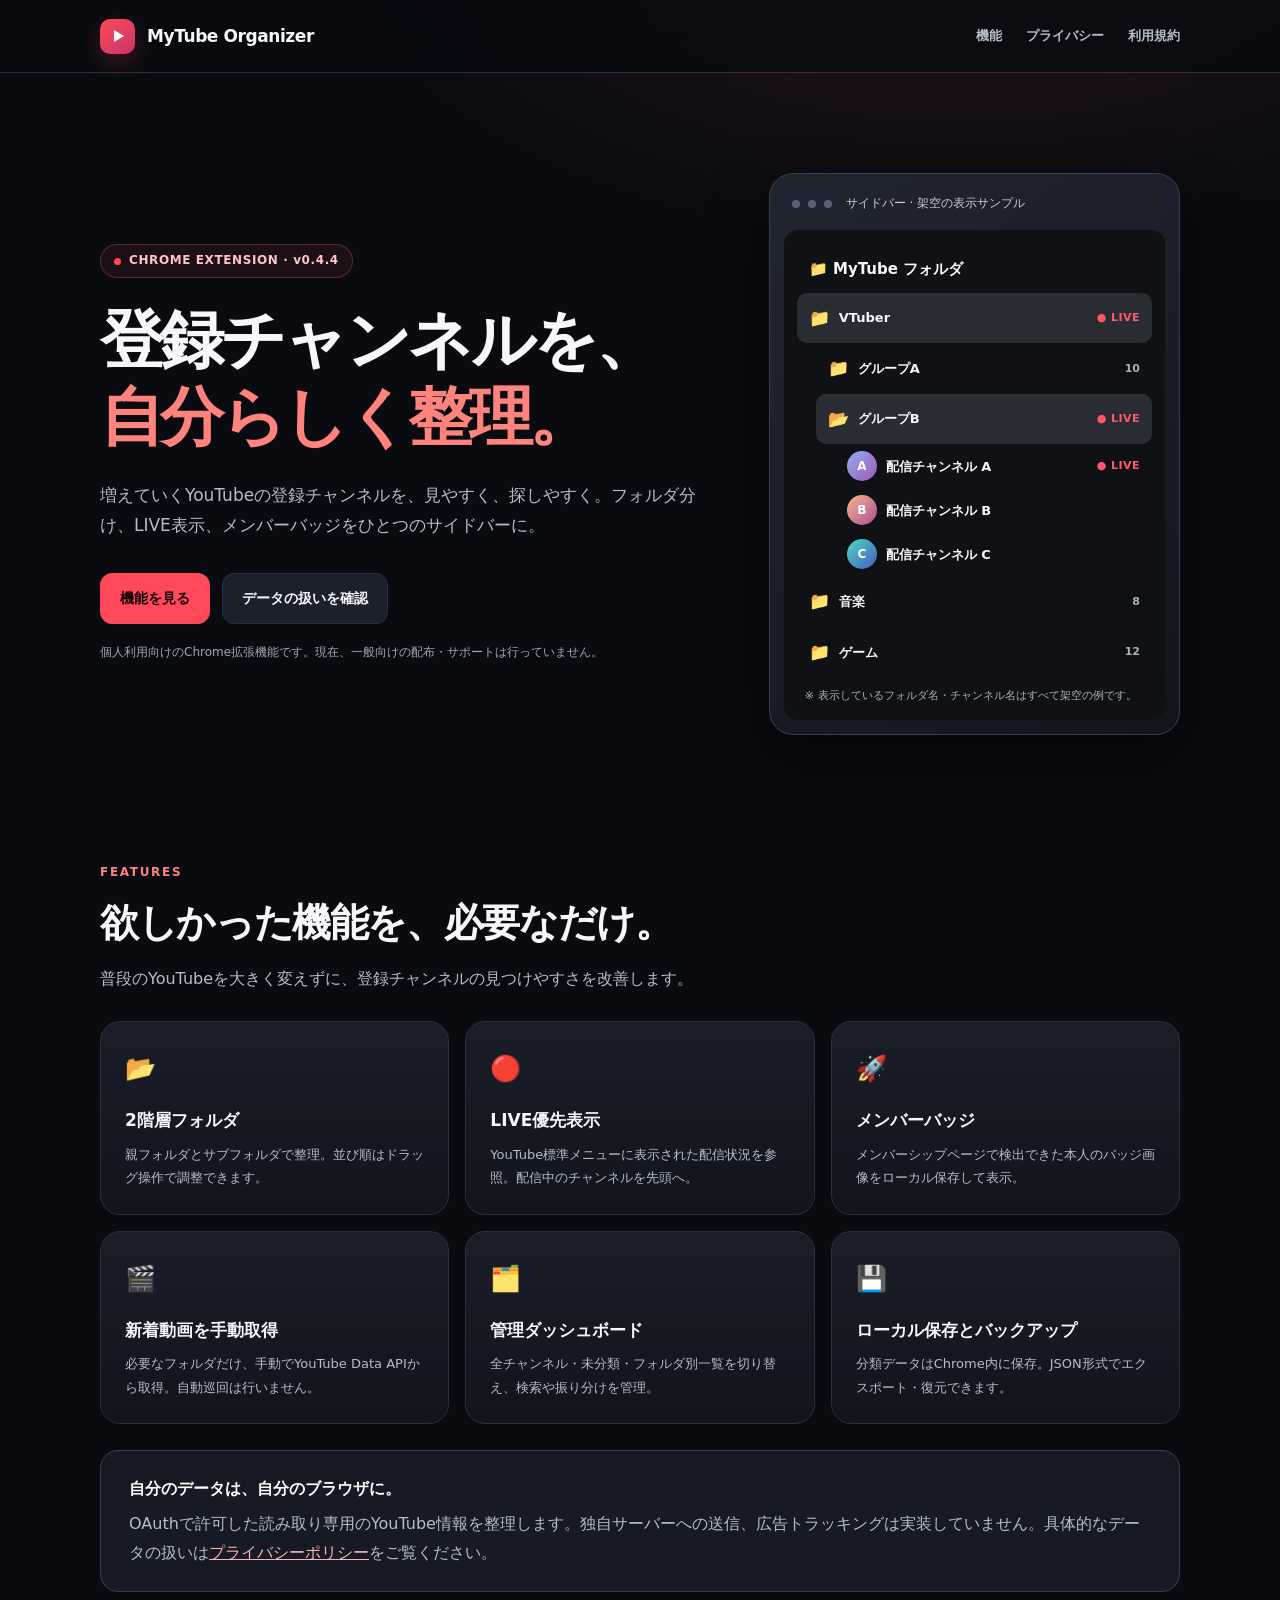
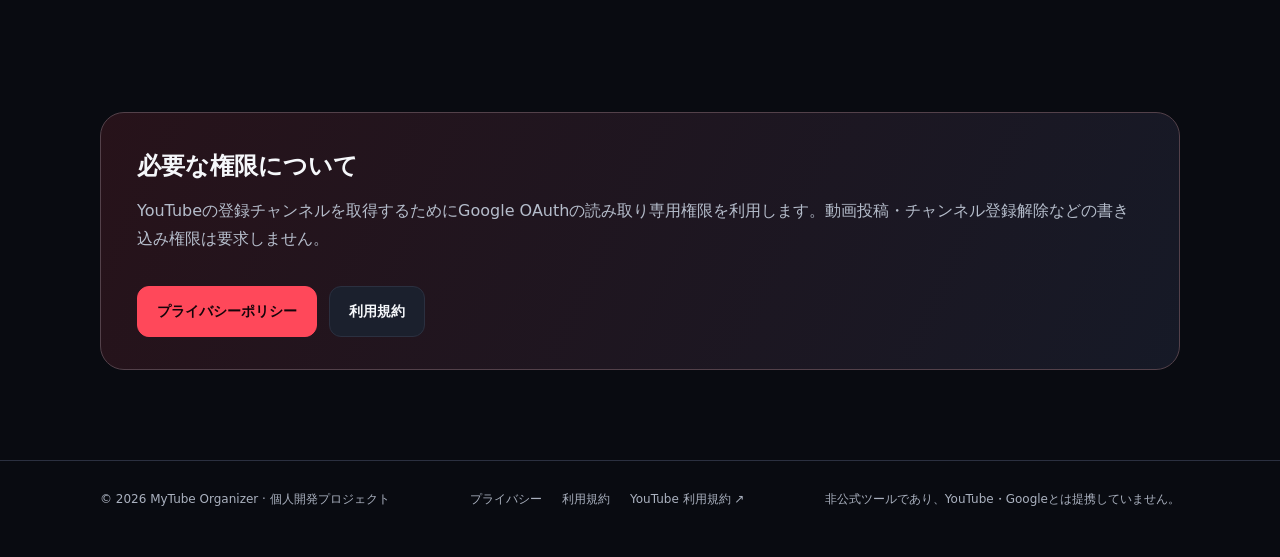
<file: index.html>
<!doctype html>
<html lang="ja">
<head>
<meta charset="utf-8">
<meta name="viewport" content="width=device-width,initial-scale=1">
<meta name="theme-color" content="#090b11">
<meta name="description" content="MyTube Organizerは、YouTubeの登録チャンネルを2階層フォルダで整理し、配信中のチャンネルを見つけやすくする個人用Chrome拡張機能です。">
<title>MyTube Organizer — 登録チャンネルを、自分らしく整理。</title>
<link rel="stylesheet" href="./styles.css">
<!-- Google Search Console による確認が必要になった場合は、指定された確認用metaタグをこのhead内に貼り付けてください。 -->
</head>
<body>
<header class="topbar"><nav class="wrap nav" aria-label="メインナビゲーション"><a class="brand" href="./index.html"><span class="brand-mark" aria-hidden="true"></span>MyTube Organizer</a><div class="nav-links"><a href="#features">機能</a><a href="./privacy.html">プライバシー</a><a href="./terms.html">利用規約</a></div></nav></header>
<main>
<section class="wrap hero"><div><span class="eyebrow"><span class="dot"></span>CHROME EXTENSION · v0.4.4</span><h1>登録チャンネルを、<br><span class="accent">自分らしく整理。</span></h1><p class="lead">増えていくYouTubeの登録チャンネルを、見やすく、探しやすく。フォルダ分け、LIVE表示、メンバーバッジをひとつのサイドバーに。</p><div class="button-row"><a class="button primary" href="#features">機能を見る</a><a class="button" href="./privacy.html">データの扱いを確認</a></div><p class="smallnote">個人利用向けのChrome拡張機能です。現在、一般向けの配布・サポートは行っていません。</p></div>
<div class="demo" role="img" aria-label="MyTube Organizerのイメージ。VTuberの親フォルダの下に子フォルダがあり、LIVE中のチャンネルが上部に表示される。"><div class="demo-top"><span class="window-dot"></span><span class="window-dot"></span><span class="window-dot"></span><span style="margin-left:6px">サイドバー · 架空の表示サンプル</span></div><div class="demo-inner"><div class="demo-heading">📁 MyTube フォルダ</div><div class="folder active"><span class="folder-icon">📁</span><span class="truncate">VTuber</span><span class="live">● LIVE</span></div><div class="child"><span class="folder-icon">📁</span><span class="truncate">グループA</span><span class="count">10</span></div><div class="child active"><span class="folder-icon">📂</span><span class="truncate">グループB</span><span class="live">● LIVE</span></div><div class="channel"><span class="avatar">A</span><span class="truncate">配信チャンネル A</span><span class="live">● LIVE</span></div><div class="channel"><span class="avatar coral">B</span><span class="truncate">配信チャンネル B</span></div><div class="channel"><span class="avatar blue">C</span><span class="truncate">配信チャンネル C</span></div><div class="folder"><span class="folder-icon">📁</span><span class="truncate">音楽</span><span class="count">8</span></div><div class="folder"><span class="folder-icon">📁</span><span class="truncate">ゲーム</span><span class="count">12</span></div><p class="demo-disclaimer">※ 表示しているフォルダ名・チャンネル名はすべて架空の例です。</p></div></div></section>
<section id="features" class="wrap section"><div class="section-head"><span class="kicker">FEATURES</span><h2>欲しかった機能を、必要なだけ。</h2><p>普段のYouTubeを大きく変えずに、登録チャンネルの見つけやすさを改善します。</p></div><div class="cards"><article class="card"><div class="card-icon" aria-hidden="true">📂</div><h3>2階層フォルダ</h3><p>親フォルダとサブフォルダで整理。並び順はドラッグ操作で調整できます。</p></article><article class="card"><div class="card-icon" aria-hidden="true">🔴</div><h3>LIVE優先表示</h3><p>YouTube標準メニューに表示された配信状況を参照。配信中のチャンネルを先頭へ。</p></article><article class="card"><div class="card-icon" aria-hidden="true">🚀</div><h3>メンバーバッジ</h3><p>メンバーシップページで検出できた本人のバッジ画像をローカル保存して表示。</p></article><article class="card"><div class="card-icon" aria-hidden="true">🎬</div><h3>新着動画を手動取得</h3><p>必要なフォルダだけ、手動でYouTube Data APIから取得。自動巡回は行いません。</p></article><article class="card"><div class="card-icon" aria-hidden="true">🗂️</div><h3>管理ダッシュボード</h3><p>全チャンネル・未分類・フォルダ別一覧を切り替え、検索や振り分けを管理。</p></article><article class="card"><div class="card-icon" aria-hidden="true">💾</div><h3>ローカル保存とバックアップ</h3><p>分類データはChrome内に保存。JSON形式でエクスポート・復元できます。</p></article></div><aside class="callout"><strong>自分のデータは、自分のブラウザに。</strong><p>OAuthで許可した読み取り専用のYouTube情報を整理します。独自サーバーへの送信、広告トラッキングは実装していません。具体的なデータの扱いは<a href="./privacy.html" style="color:#ffb2bc;text-decoration:underline">プライバシーポリシー</a>をご覧ください。</p></aside></section>
<section class="wrap bottom-cta"><div class="inner"><h2>必要な権限について</h2><p>YouTubeの登録チャンネルを取得するためにGoogle OAuthの読み取り専用権限を利用します。動画投稿・チャンネル登録解除などの書き込み権限は要求しません。</p><div class="button-row"><a class="button primary" href="./privacy.html">プライバシーポリシー</a><a class="button" href="./terms.html">利用規約</a></div></div></section>
</main>
<footer><div class="wrap foot"><span>© 2026 MyTube Organizer · 個人開発プロジェクト</span><div class="links"><a href="./privacy.html">プライバシー</a><a href="./terms.html">利用規約</a><a href="https://www.youtube.com/t/terms" rel="noopener noreferrer" target="_blank">YouTube 利用規約 ↗</a></div><span>非公式ツールであり、YouTube・Googleとは提携していません。</span></div></footer>
</body></html>
</file>
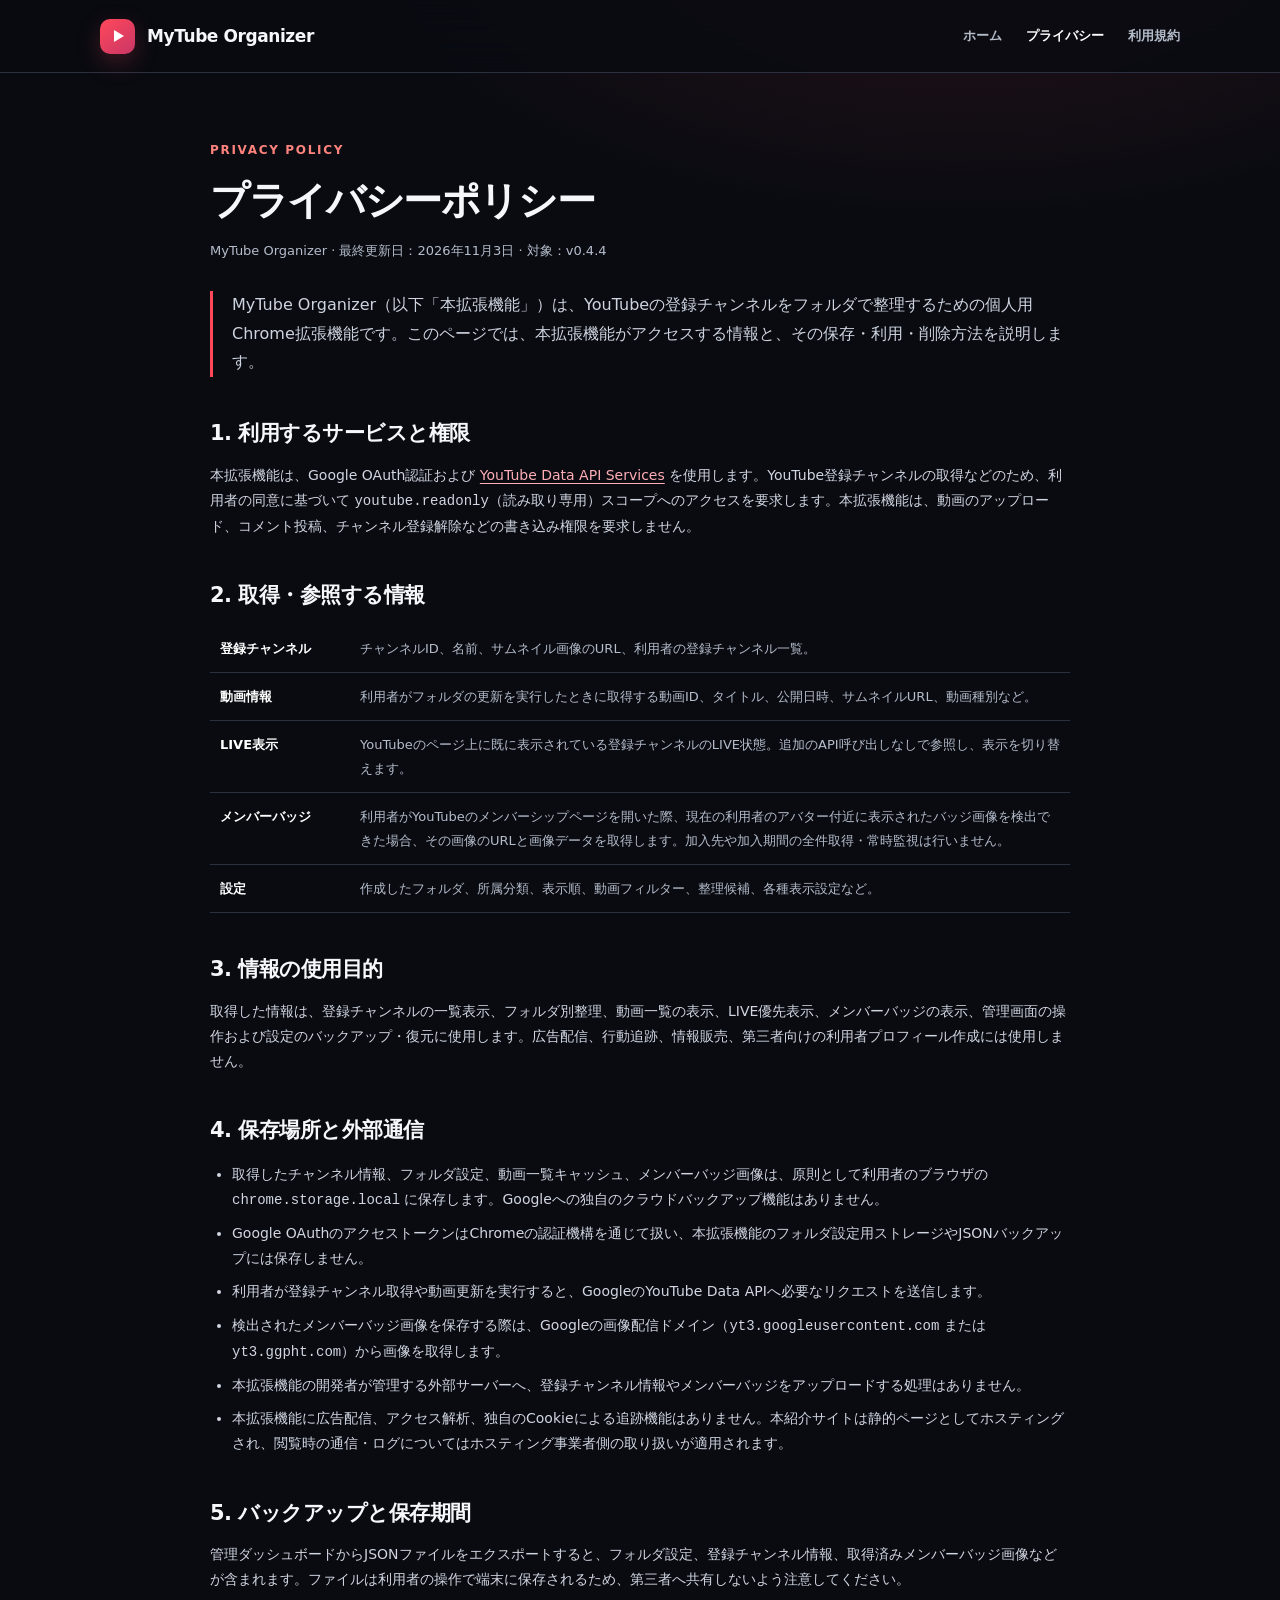
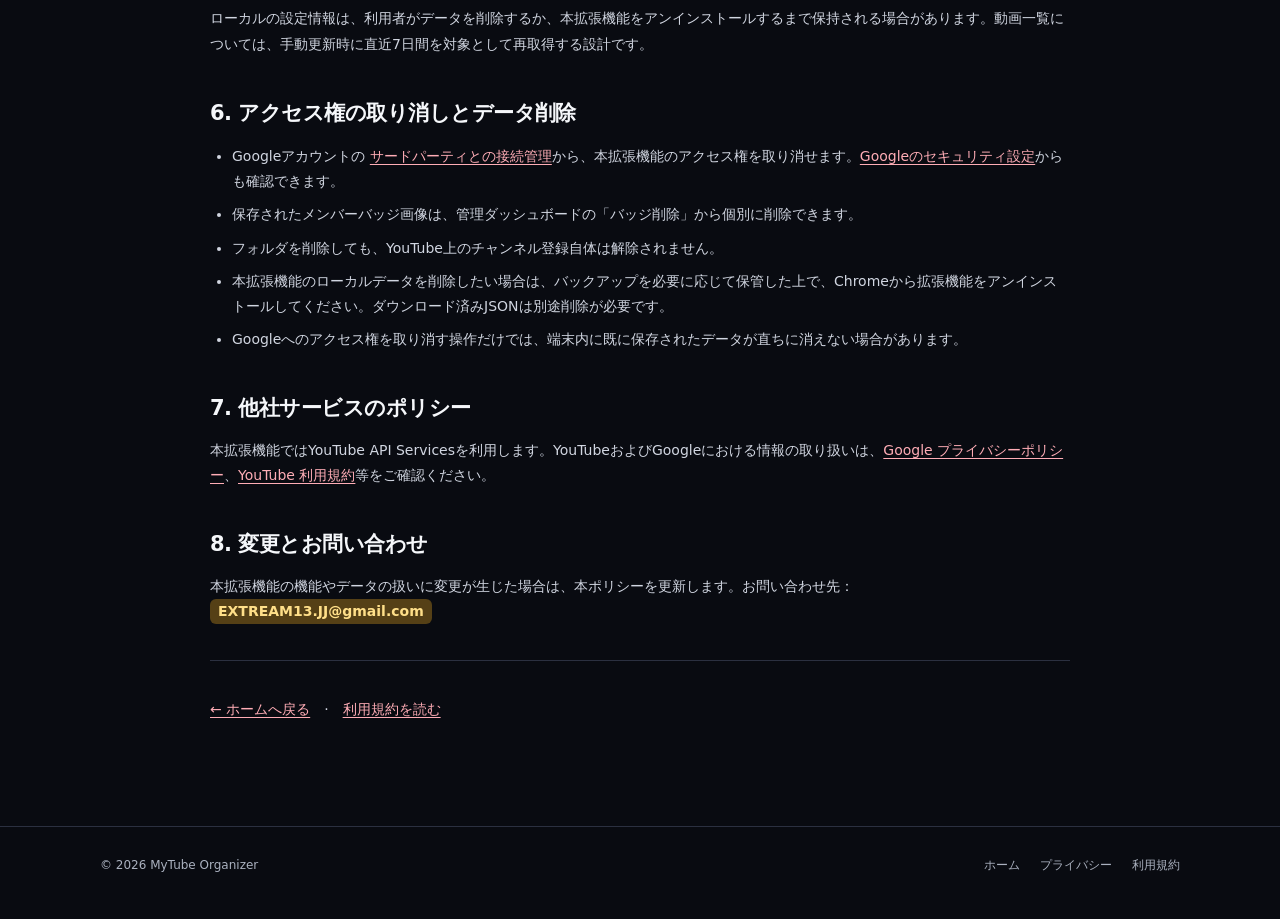
<file: privacy.html>
<!doctype html>
<html lang="ja"><head><meta charset="utf-8"><meta name="viewport" content="width=device-width,initial-scale=1"><meta name="theme-color" content="#090b11"><meta name="description" content="MyTube Organizerのプライバシーポリシー。取得するYouTube情報、利用目的、ローカル保存、削除方法をご案内します。"><title>プライバシーポリシー | MyTube Organizer</title><link rel="stylesheet" href="./styles.css"></head><body>
<header class="topbar"><nav class="wrap nav" aria-label="メインナビゲーション"><a class="brand" href="./index.html"><span class="brand-mark" aria-hidden="true"></span>MyTube Organizer</a><div class="nav-links"><a href="./index.html">ホーム</a><a href="./privacy.html" aria-current="page">プライバシー</a><a href="./terms.html">利用規約</a></div></nav></header>
<main class="wrap document"><span class="kicker">PRIVACY POLICY</span><h1>プライバシーポリシー</h1><p class="meta">MyTube Organizer · 最終更新日：2026年11月3日 · 対象：v0.4.4</p><p class="intro">MyTube Organizer（以下「本拡張機能」）は、YouTubeの登録チャンネルをフォルダで整理するための個人用Chrome拡張機能です。このページでは、本拡張機能がアクセスする情報と、その保存・利用・削除方法を説明します。</p>
<h2>1. 利用するサービスと権限</h2><p>本拡張機能は、Google OAuth認証および <a href="https://developers.google.com/youtube/v3" target="_blank" rel="noopener noreferrer">YouTube Data API Services</a> を使用します。YouTube登録チャンネルの取得などのため、利用者の同意に基づいて <code>youtube.readonly</code>（読み取り専用）スコープへのアクセスを要求します。本拡張機能は、動画のアップロード、コメント投稿、チャンネル登録解除などの書き込み権限を要求しません。</p>
<h2>2. 取得・参照する情報</h2><table class="info-table"><tbody><tr><th>登録チャンネル</th><td>チャンネルID、名前、サムネイル画像のURL、利用者の登録チャンネル一覧。</td></tr><tr><th>動画情報</th><td>利用者がフォルダの更新を実行したときに取得する動画ID、タイトル、公開日時、サムネイルURL、動画種別など。</td></tr><tr><th>LIVE表示</th><td>YouTubeのページ上に既に表示されている登録チャンネルのLIVE状態。追加のAPI呼び出しなしで参照し、表示を切り替えます。</td></tr><tr><th>メンバーバッジ</th><td>利用者がYouTubeのメンバーシップページを開いた際、現在の利用者のアバター付近に表示されたバッジ画像を検出できた場合、その画像のURLと画像データを取得します。加入先や加入期間の全件取得・常時監視は行いません。</td></tr><tr><th>設定</th><td>作成したフォルダ、所属分類、表示順、動画フィルター、整理候補、各種表示設定など。</td></tr></tbody></table>
<h2>3. 情報の使用目的</h2><p>取得した情報は、登録チャンネルの一覧表示、フォルダ別整理、動画一覧の表示、LIVE優先表示、メンバーバッジの表示、管理画面の操作および設定のバックアップ・復元に使用します。広告配信、行動追跡、情報販売、第三者向けの利用者プロフィール作成には使用しません。</p>
<h2>4. 保存場所と外部通信</h2><ul><li>取得したチャンネル情報、フォルダ設定、動画一覧キャッシュ、メンバーバッジ画像は、原則として利用者のブラウザの <code>chrome.storage.local</code> に保存します。Googleへの独自のクラウドバックアップ機能はありません。</li><li>Google OAuthのアクセストークンはChromeの認証機構を通じて扱い、本拡張機能のフォルダ設定用ストレージやJSONバックアップには保存しません。</li><li>利用者が登録チャンネル取得や動画更新を実行すると、GoogleのYouTube Data APIへ必要なリクエストを送信します。</li><li>検出されたメンバーバッジ画像を保存する際は、Googleの画像配信ドメイン（<code>yt3.googleusercontent.com</code> または <code>yt3.ggpht.com</code>）から画像を取得します。</li><li>本拡張機能の開発者が管理する外部サーバーへ、登録チャンネル情報やメンバーバッジをアップロードする処理はありません。</li><li>本拡張機能に広告配信、アクセス解析、独自のCookieによる追跡機能はありません。本紹介サイトは静的ページとしてホスティングされ、閲覧時の通信・ログについてはホスティング事業者側の取り扱いが適用されます。</li></ul>
<h2>5. バックアップと保存期間</h2><p>管理ダッシュボードからJSONファイルをエクスポートすると、フォルダ設定、登録チャンネル情報、取得済みメンバーバッジ画像などが含まれます。ファイルは利用者の操作で端末に保存されるため、第三者へ共有しないよう注意してください。</p><p>ローカルの設定情報は、利用者がデータを削除するか、本拡張機能をアンインストールするまで保持される場合があります。動画一覧については、手動更新時に直近7日間を対象として再取得する設計です。</p>
<h2>6. アクセス権の取り消しとデータ削除</h2><ul><li>Googleアカウントの <a href="https://myaccount.google.com/connections" rel="noopener noreferrer" target="_blank">サードパーティとの接続管理</a>から、本拡張機能のアクセス権を取り消せます。<a href="https://security.google.com/settings/security/permissions" rel="noopener noreferrer" target="_blank">Googleのセキュリティ設定</a>からも確認できます。</li><li>保存されたメンバーバッジ画像は、管理ダッシュボードの「バッジ削除」から個別に削除できます。</li><li>フォルダを削除しても、YouTube上のチャンネル登録自体は解除されません。</li><li>本拡張機能のローカルデータを削除したい場合は、バックアップを必要に応じて保管した上で、Chromeから拡張機能をアンインストールしてください。ダウンロード済みJSONは別途削除が必要です。</li><li>Googleへのアクセス権を取り消す操作だけでは、端末内に既に保存されたデータが直ちに消えない場合があります。</li></ul>
<h2>7. 他社サービスのポリシー</h2><p>本拡張機能ではYouTube API Servicesを利用します。YouTubeおよびGoogleにおける情報の取り扱いは、<a href="https://policies.google.com/privacy" target="_blank" rel="noopener noreferrer">Google プライバシーポリシー</a>、<a href="https://www.youtube.com/t/terms" target="_blank" rel="noopener noreferrer">YouTube 利用規約</a>等をご確認ください。</p>
<h2>8. 変更とお問い合わせ</h2><p>本拡張機能の機能やデータの扱いに変更が生じた場合は、本ポリシーを更新します。お問い合わせ先：<span class="placeholder">EXTREAM13.JJ@gmail.com</span><hr><p><a href="./index.html">← ホームへ戻る</a>　·　<a href="./terms.html">利用規約を読む</a></p></main>
<footer><div class="wrap foot"><span>© 2026 MyTube Organizer</span><div class="links"><a href="./index.html">ホーム</a><a href="./privacy.html">プライバシー</a><a href="./terms.html">利用規約</a></div></div></footer></body></html>
</file>
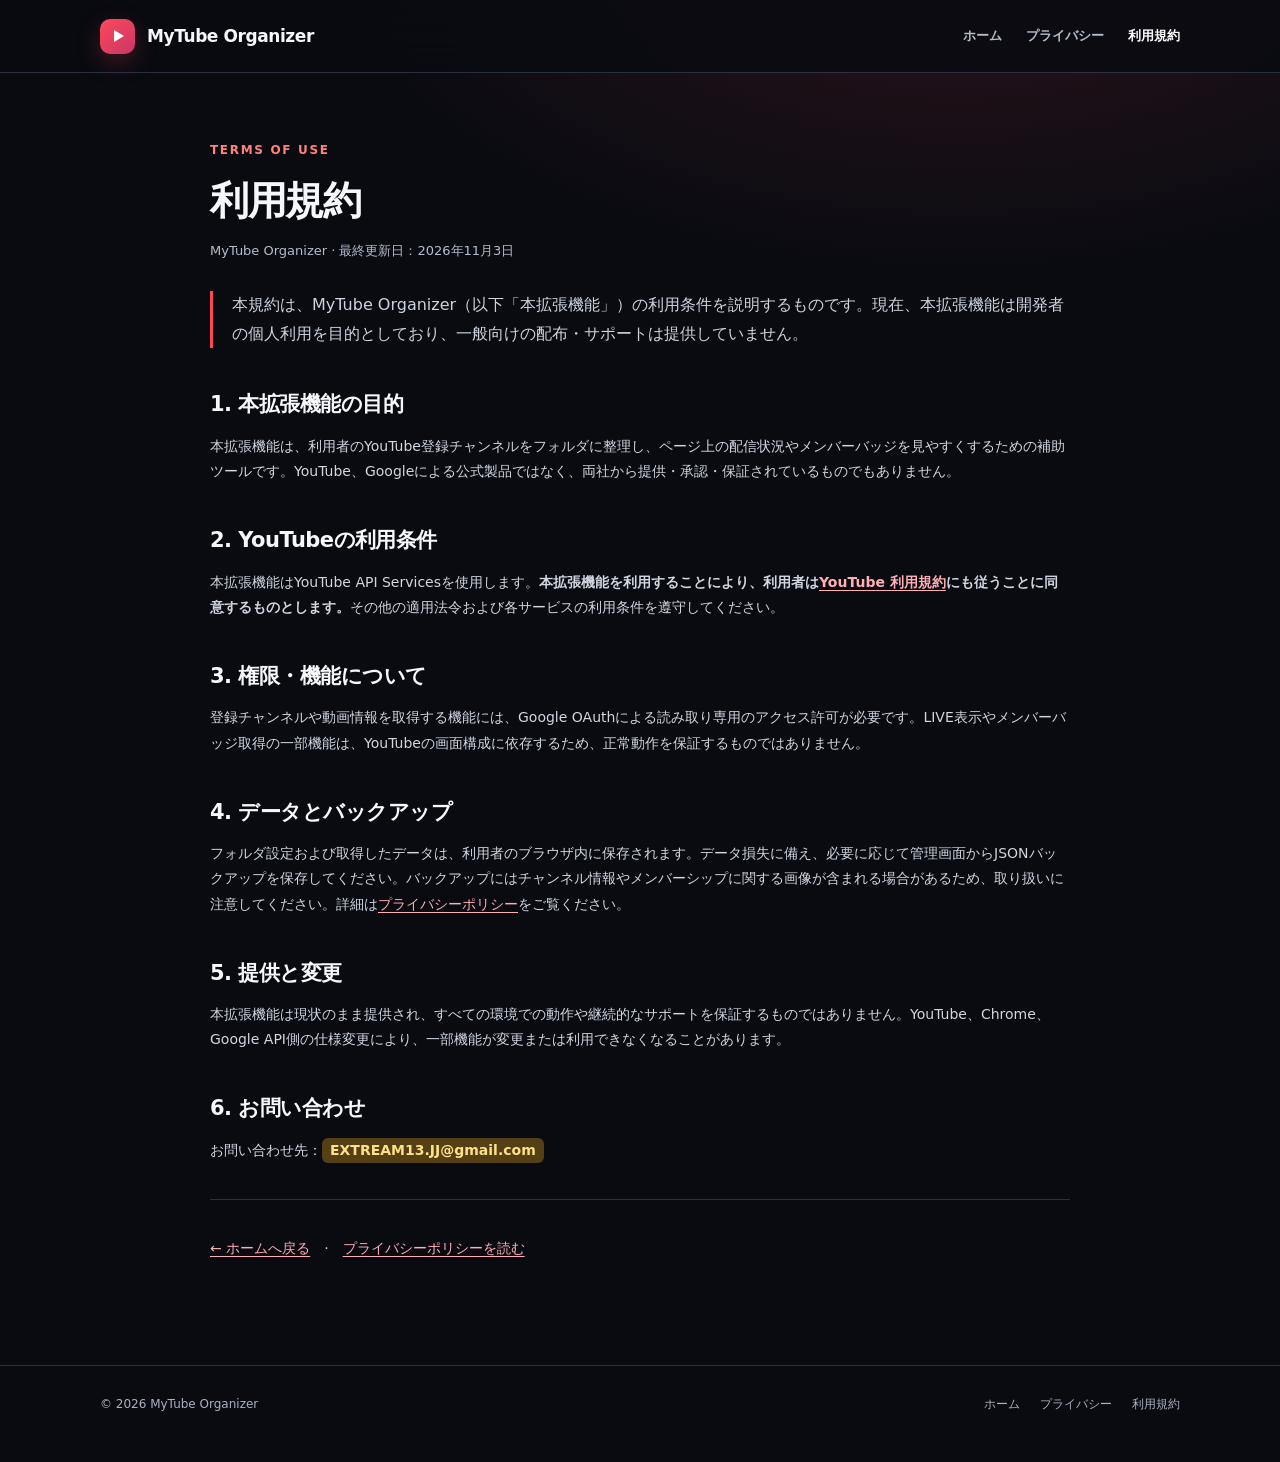
<file: terms.html>
<!doctype html>
<html lang="ja"><head><meta charset="utf-8"><meta name="viewport" content="width=device-width,initial-scale=1"><meta name="theme-color" content="#090b11"><meta name="description" content="MyTube Organizerの利用規約およびYouTubeサービスの利用条件について。"><title>利用規約 | MyTube Organizer</title><link rel="stylesheet" href="./styles.css"></head><body>
<header class="topbar"><nav class="wrap nav" aria-label="メインナビゲーション"><a class="brand" href="./index.html"><span class="brand-mark" aria-hidden="true"></span>MyTube Organizer</a><div class="nav-links"><a href="./index.html">ホーム</a><a href="./privacy.html">プライバシー</a><a href="./terms.html" aria-current="page">利用規約</a></div></nav></header>
<main class="wrap document"><span class="kicker">TERMS OF USE</span><h1>利用規約</h1><p class="meta">MyTube Organizer · 最終更新日：2026年11月3日</p><p class="intro">本規約は、MyTube Organizer（以下「本拡張機能」）の利用条件を説明するものです。現在、本拡張機能は開発者の個人利用を目的としており、一般向けの配布・サポートは提供していません。</p>
<h2>1. 本拡張機能の目的</h2><p>本拡張機能は、利用者のYouTube登録チャンネルをフォルダに整理し、ページ上の配信状況やメンバーバッジを見やすくするための補助ツールです。YouTube、Googleによる公式製品ではなく、両社から提供・承認・保証されているものでもありません。</p>
<h2>2. YouTubeの利用条件</h2><p>本拡張機能はYouTube API Servicesを使用します。<strong>本拡張機能を利用することにより、利用者は<a href="https://www.youtube.com/t/terms" target="_blank" rel="noopener noreferrer">YouTube 利用規約</a>にも従うことに同意するものとします。</strong>その他の適用法令および各サービスの利用条件を遵守してください。</p>
<h2>3. 権限・機能について</h2><p>登録チャンネルや動画情報を取得する機能には、Google OAuthによる読み取り専用のアクセス許可が必要です。LIVE表示やメンバーバッジ取得の一部機能は、YouTubeの画面構成に依存するため、正常動作を保証するものではありません。</p>
<h2>4. データとバックアップ</h2><p>フォルダ設定および取得したデータは、利用者のブラウザ内に保存されます。データ損失に備え、必要に応じて管理画面からJSONバックアップを保存してください。バックアップにはチャンネル情報やメンバーシップに関する画像が含まれる場合があるため、取り扱いに注意してください。詳細は<a href="./privacy.html">プライバシーポリシー</a>をご覧ください。</p>
<h2>5. 提供と変更</h2><p>本拡張機能は現状のまま提供され、すべての環境での動作や継続的なサポートを保証するものではありません。YouTube、Chrome、Google API側の仕様変更により、一部機能が変更または利用できなくなることがあります。</p>
<h2>6. お問い合わせ</h2><p>お問い合わせ先：<span class="placeholder">EXTREAM13.JJ@gmail.com</span></p><hr><p><a href="./index.html">← ホームへ戻る</a>　·　<a href="./privacy.html">プライバシーポリシーを読む</a></p></main>
<footer><div class="wrap foot"><span>© 2026 MyTube Organizer</span><div class="links"><a href="./index.html">ホーム</a><a href="./privacy.html">プライバシー</a><a href="./terms.html">利用規約</a></div></div></footer></body></html>
</file>
<file: styles.css>
:root{color-scheme:dark;--bg:#090b11;--panel:#131722;--panel2:#191e2b;--line:#2b3040;--text:#f5f7fa;--muted:#b5bdcb;--accent:#ff485a;--accent2:#ff837d;--good:#69e9ac;--round:20px}
*{box-sizing:border-box}html{scroll-behavior:smooth}body{margin:0;background:radial-gradient(ellipse 1000px 540px at 75% -5%,rgba(255,69,95,.15),transparent 65%),var(--bg);color:var(--text);font-family:Inter,ui-sans-serif,system-ui,-apple-system,"Hiragino Kaku Gothic ProN","Noto Sans JP","Yu Gothic",Meiryo,sans-serif;line-height:1.8}a{color:inherit;text-decoration:none}a:hover{text-decoration:underline}a:focus-visible,button:focus-visible{outline:3px solid #ffb1b9;outline-offset:4px}.wrap{width:min(1080px,calc(100% - 40px));margin:auto}.topbar{position:sticky;top:0;z-index:10;backdrop-filter:blur(18px);background:rgba(9,11,17,.83);border-bottom:1px solid var(--line)}.nav{display:flex;align-items:center;justify-content:space-between;min-height:72px;gap:24px}.brand{display:flex;align-items:center;gap:12px;font-size:17px;font-weight:850;letter-spacing:-.025em}.brand-mark{width:35px;height:35px;border-radius:10px;background:linear-gradient(140deg,var(--accent),#c93666);display:grid;place-items:center;color:white;box-shadow:0 8px 24px rgba(255,72,90,.24)}.brand-mark:after{content:"";width:0;height:0;border-top:6px solid transparent;border-bottom:6px solid transparent;border-left:10px solid white;margin-left:3px}.nav-links{display:flex;gap:24px;align-items:center;color:var(--muted);font-size:13px;font-weight:700}.nav-links a[aria-current=page]{color:white}.hero{padding:100px 0 76px;display:grid;grid-template-columns:1.2fr .8fr;align-items:center;gap:52px}.eyebrow{display:inline-flex;gap:8px;align-items:center;border:1px solid rgba(255,92,112,.3);background:rgba(255,72,90,.08);color:#ffc4c8;border-radius:100px;padding:5px 13px;font-size:12px;font-weight:800;letter-spacing:.05em}.dot{display:inline-block;width:7px;height:7px;border-radius:50%;background:var(--accent)}h1{font-size:clamp(36px,5vw,66px);letter-spacing:-.055em;line-height:1.2;margin:24px 0}h1 .accent{color:var(--accent2)}.lead{font-size:17px;color:var(--muted);max-width:620px}.button-row{display:flex;gap:12px;flex-wrap:wrap;margin-top:32px}.button{display:inline-flex;align-items:center;justify-content:center;border-radius:12px;padding:12px 19px;font-size:14px;font-weight:800;border:1px solid var(--line);background:#1b202d;transition:transform .15s,border-color .15s}.button:hover{text-decoration:none;transform:translateY(-2px);border-color:#657084}.button.primary{background:var(--accent);color:#140409;border-color:var(--accent)}.smallnote{font-size:12px;color:#9fa8b7;margin:18px 0 0}.demo{padding:14px;background:linear-gradient(145deg,#202532,#11151e);border:1px solid #3a3f4c;border-radius:24px;box-shadow:0 22px 60px #0007}.demo-top{display:flex;align-items:center;gap:8px;padding:5px 8px 15px;color:#c7ccd7;font-size:12px}.window-dot{height:8px;width:8px;border-radius:100%;background:#5b6170}.demo-inner{background:#101114;border-radius:14px;padding:16px 13px;min-height:355px}.demo-heading{font-size:15px;font-weight:850;padding:10px 12px}.folder,.child,.channel{display:flex;align-items:center;gap:9px;padding:10px 12px;font-size:13px;font-weight:650;border-radius:10px;min-width:0}.folder.active,.child.active{background:#292c32}.folder-icon{font-size:17px}.child{margin-left:19px}.channel{margin-left:38px;padding-top:7px;padding-bottom:7px}.avatar{display:inline-grid;place-items:center;width:30px;height:30px;border-radius:50%;background:linear-gradient(135deg,#92adf6,#9d58b2);color:#fff;font-weight:800;font-size:12px;flex:none}.avatar.coral{background:linear-gradient(135deg,#fbb58c,#a74f98)}.avatar.blue{background:linear-gradient(135deg,#4fdac2,#465ac0)}.truncate{white-space:nowrap;overflow:hidden;text-overflow:ellipsis;flex:1}.live{color:#ff586b;font-size:11px;font-weight:900;letter-spacing:.04em;white-space:nowrap}.count{margin-left:auto;color:#abb0bc;font-size:11px}.section{padding:46px 0 72px}.section-head{max-width:780px;margin-bottom:28px}.kicker{font-size:12px;font-weight:850;color:var(--accent2);letter-spacing:.14em;text-transform:uppercase}.section h2,.document h1{font-size:clamp(27px,3.5vw,39px);line-height:1.3;letter-spacing:-.035em;margin:12px 0 15px}.section p{color:var(--muted)}.cards{display:grid;grid-template-columns:repeat(3,1fr);gap:16px}.card{border:1px solid var(--line);border-radius:var(--round);padding:24px;background:linear-gradient(180deg,rgba(35,40,52,.65),rgba(18,22,31,.85))}.card-icon{font-size:25px;margin-bottom:14px}.card h3{font-size:17px;margin:0 0 7px}.card p{margin:0;font-size:13px;line-height:1.8}.wide{grid-column:span 2}.callout{border:1px solid #383e50;background:#151a25;border-radius:18px;padding:24px 28px;margin-top:26px}.callout strong{color:#fff}.callout p{margin:6px 0 0;color:var(--muted)}.bottom-cta{padding:48px 0 90px}.bottom-cta .inner{border-radius:24px;border:1px solid #53414a;background:linear-gradient(115deg,rgba(255,72,90,.12),rgba(25,29,44,.8));padding:32px 36px}.bottom-cta h2{margin:0 0 8px}.bottom-cta p{color:var(--muted);margin:0 0 16px}footer{border-top:1px solid var(--line);color:#aab1bf;padding:28px 0 46px;font-size:12px}footer .foot{display:flex;justify-content:space-between;gap:15px;flex-wrap:wrap}footer .links{display:flex;gap:20px;flex-wrap:wrap}.document{max-width:860px;padding:62px 0 90px}.document .meta{color:var(--muted);font-size:13px}.document h1{margin-bottom:12px}.document .intro{color:#ced4df;font-size:16px;border-left:3px solid var(--accent);padding-left:19px;margin:28px 0 40px}.document h2{font-size:21px;line-height:1.4;letter-spacing:-.025em;margin:42px 0 14px}.document p,.document li{color:#d1d6e1;font-size:14px}.document ul{padding-left:22px}.document li+li{margin-top:8px}.document a:not(.button){color:#ffadb6;text-decoration:underline;text-underline-offset:3px}.document a:hover{color:white}.document hr{border:0;border-top:1px solid var(--line);margin:36px 0}.note{padding:18px 20px;border:1px solid #4d4246;background:#251b23;border-radius:12px;font-size:14px}.placeholder{display:inline-block;border-radius:6px;background:#554016;color:#ffdf89;padding:0 8px;font-weight:800}.info-table{border-collapse:collapse;width:100%;font-size:13px}.info-table th,.info-table td{border-bottom:1px solid var(--line);padding:12px 10px;text-align:left;vertical-align:top}.info-table th{color:#fff;min-width:140px}.info-table td{color:var(--muted)}@media(max-width:800px){.hero{grid-template-columns:1fr;padding-top:68px;gap:25px}.demo{max-width:460px}.cards{grid-template-columns:repeat(2,1fr)}.nav-links{gap:12px}.document{padding-top:45px}}@media(max-width:520px){.wrap{width:calc(100% - 28px)}.nav{min-height:62px;gap:10px}.brand{font-size:14px}.brand-mark{width:30px;height:30px}.nav-links{gap:10px;font-size:11px}.hero{padding:55px 0}.lead{font-size:15px}.cards{grid-template-columns:1fr}.wide{grid-column:auto}.card{padding:20px}.bottom-cta .inner{padding:25px 20px}.document h2{font-size:20px}.info-table th{min-width:96px}}

.demo-disclaimer{margin:10px 8px 0;font-size:11px;color:#aab1bf;line-height:1.5}
</file>
